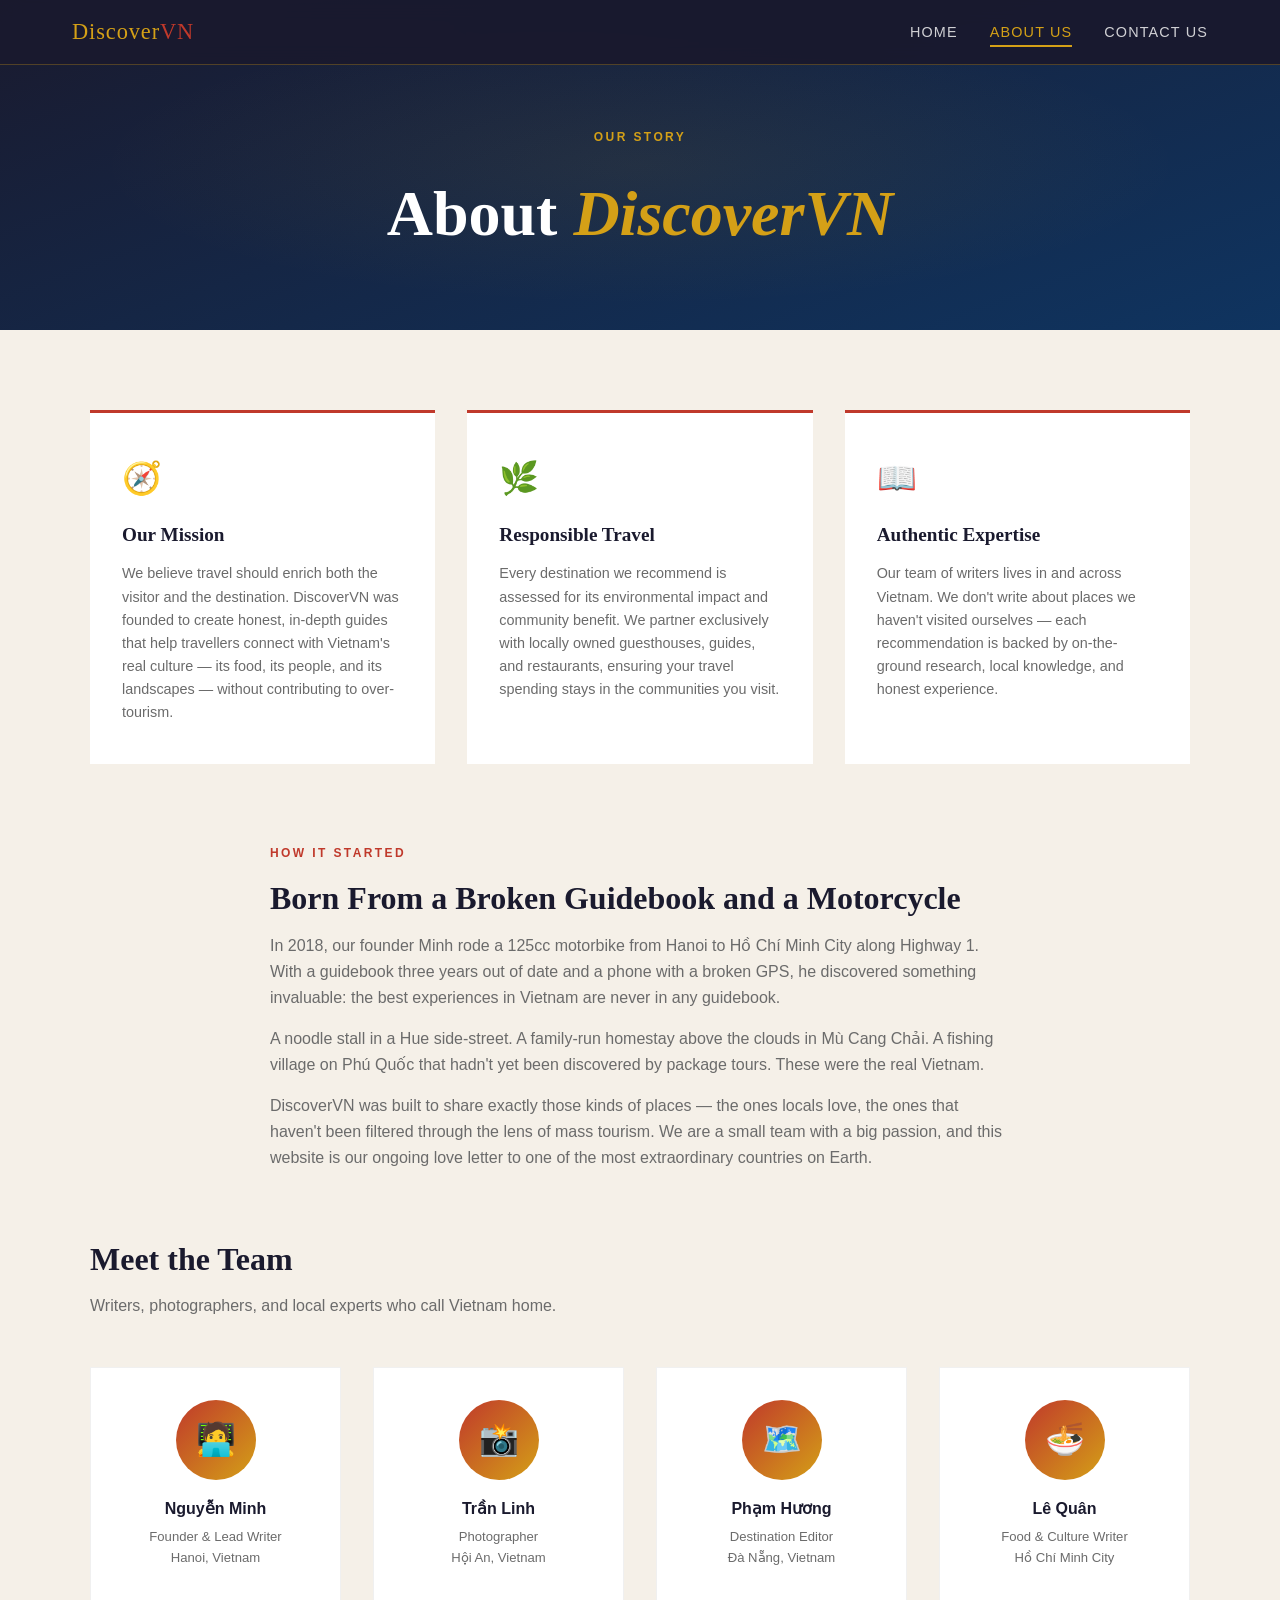
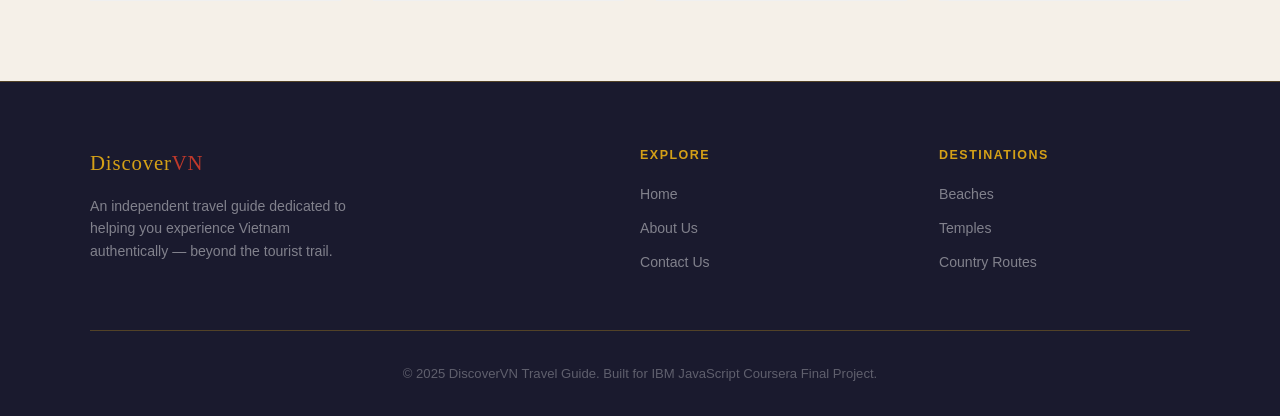
<file: about.html>
<!DOCTYPE html>
<html lang="en">
<head>
  <meta charset="UTF-8" />
  <meta name="viewport" content="width=device-width, initial-scale=1.0" />
  <title>About Us — Discover Vietnam</title>
  <link rel="stylesheet" href="css/style.css" />
</head>
<body>

  <!-- ── NAVIGATION ───────────────────────────── -->
  <nav>
    <div class="nav-inner">
      <a href="index.html" class="nav-logo">Discover<span>VN</span></a>
      <ul class="nav-links">
        <li><a href="index.html">Home</a></li>
        <li><a href="about.html">About Us</a></li>
        <li><a href="contact.html">Contact Us</a></li>
      </ul>
      <button class="hamburger" aria-label="Toggle menu" aria-expanded="false">
        <span></span><span></span><span></span>
      </button>
    </div>
  </nav>

  <!-- ── PAGE HEADER ───────────────────────────── -->
  <header class="page-header">
    <p class="section-label">Our Story</p>
    <h1>About <em style="font-style:italic; color:var(--gold)">DiscoverVN</em></h1>
  </header>

  <!-- ── ABOUT CONTENT ─────────────────────────── -->
  <section class="about-section">
    <div class="about-inner">

      <!-- Mission / Values cards -->
      <div class="about-grid">
        <div class="about-card">
          <div class="icon">🧭</div>
          <h3>Our Mission</h3>
          <p>
            We believe travel should enrich both the visitor and the destination.
            DiscoverVN was founded to create honest, in-depth guides that help
            travellers connect with Vietnam's real culture — its food, its people,
            and its landscapes — without contributing to over-tourism.
          </p>
        </div>
        <div class="about-card">
          <div class="icon">🌿</div>
          <h3>Responsible Travel</h3>
          <p>
            Every destination we recommend is assessed for its environmental impact
            and community benefit. We partner exclusively with locally owned
            guesthouses, guides, and restaurants, ensuring your travel spending
            stays in the communities you visit.
          </p>
        </div>
        <div class="about-card">
          <div class="icon">📖</div>
          <h3>Authentic Expertise</h3>
          <p>
            Our team of writers lives in and across Vietnam. We don't write about
            places we haven't visited ourselves — each recommendation is backed by
            on-the-ground research, local knowledge, and honest experience.
          </p>
        </div>
      </div>

      <!-- Story paragraph -->
      <div style="max-width: 740px; margin: 0 auto 4rem;">
        <p class="section-label">How It Started</p>
        <h2 style="font-family: var(--font-display); font-size: 2rem; color: var(--deep); margin-bottom: 1rem; line-height:1.2;">
          Born From a Broken Guidebook and a Motorcycle
        </h2>
        <p style="color: var(--muted); margin-bottom: 1rem;">
          In 2018, our founder Minh rode a 125cc motorbike from Hanoi to
          Hồ Chí Minh City along Highway 1. With a guidebook three years out
          of date and a phone with a broken GPS, he discovered something
          invaluable: the best experiences in Vietnam are never in any guidebook.
        </p>
        <p style="color: var(--muted); margin-bottom: 1rem;">
          A noodle stall in a Hue side-street. A family-run homestay above the
          clouds in Mù Cang Chải. A fishing village on Phú Quốc that hadn't yet
          been discovered by package tours. These were the real Vietnam.
        </p>
        <p style="color: var(--muted);">
          DiscoverVN was built to share exactly those kinds of places — the
          ones locals love, the ones that haven't been filtered through the lens
          of mass tourism. We are a small team with a big passion, and this
          website is our ongoing love letter to one of the most extraordinary
          countries on Earth.
        </p>
      </div>

      <!-- Team section -->
      <div class="team-section">
        <h2>Meet the Team</h2>
        <p>Writers, photographers, and local experts who call Vietnam home.</p>
        <div class="team-grid">
          <div class="team-card">
            <div class="team-avatar">🧑‍💻</div>
            <h4>Nguyễn Minh</h4>
            <p>Founder &amp; Lead Writer<br />Hanoi, Vietnam</p>
          </div>
          <div class="team-card">
            <div class="team-avatar">📸</div>
            <h4>Trần Linh</h4>
            <p>Photographer<br />Hội An, Vietnam</p>
          </div>
          <div class="team-card">
            <div class="team-avatar">🗺️</div>
            <h4>Phạm Hương</h4>
            <p>Destination Editor<br />Đà Nẵng, Vietnam</p>
          </div>
          <div class="team-card">
            <div class="team-avatar">🍜</div>
            <h4>Lê Quân</h4>
            <p>Food &amp; Culture Writer<br />Hồ Chí Minh City</p>
          </div>
        </div>
      </div>

    </div>
  </section>

  <!-- ── FOOTER ────────────────────────────────── -->
  <footer>
    <div class="footer-inner">
      <div class="footer-top">
        <div class="footer-brand">
          <a href="index.html" class="nav-logo">Discover<span>VN</span></a>
          <p>An independent travel guide dedicated to helping you experience
          Vietnam authentically — beyond the tourist trail.</p>
        </div>
        <div class="footer-col">
          <h4>Explore</h4>
          <ul>
            <li><a href="index.html">Home</a></li>
            <li><a href="about.html">About Us</a></li>
            <li><a href="contact.html">Contact Us</a></li>
          </ul>
        </div>
        <div class="footer-col">
          <h4>Destinations</h4>
          <ul>
            <li><a href="index.html#recommendations">Beaches</a></li>
            <li><a href="index.html#recommendations">Temples</a></li>
            <li><a href="index.html#recommendations">Country Routes</a></li>
          </ul>
        </div>
      </div>
      <div class="footer-bottom">
        <p>&copy; 2025 DiscoverVN Travel Guide. Built for IBM JavaScript Coursera Final Project.</p>
      </div>
    </div>
  </footer>

  <script src="js/main.js"></script>
</body>
</html>
</file>
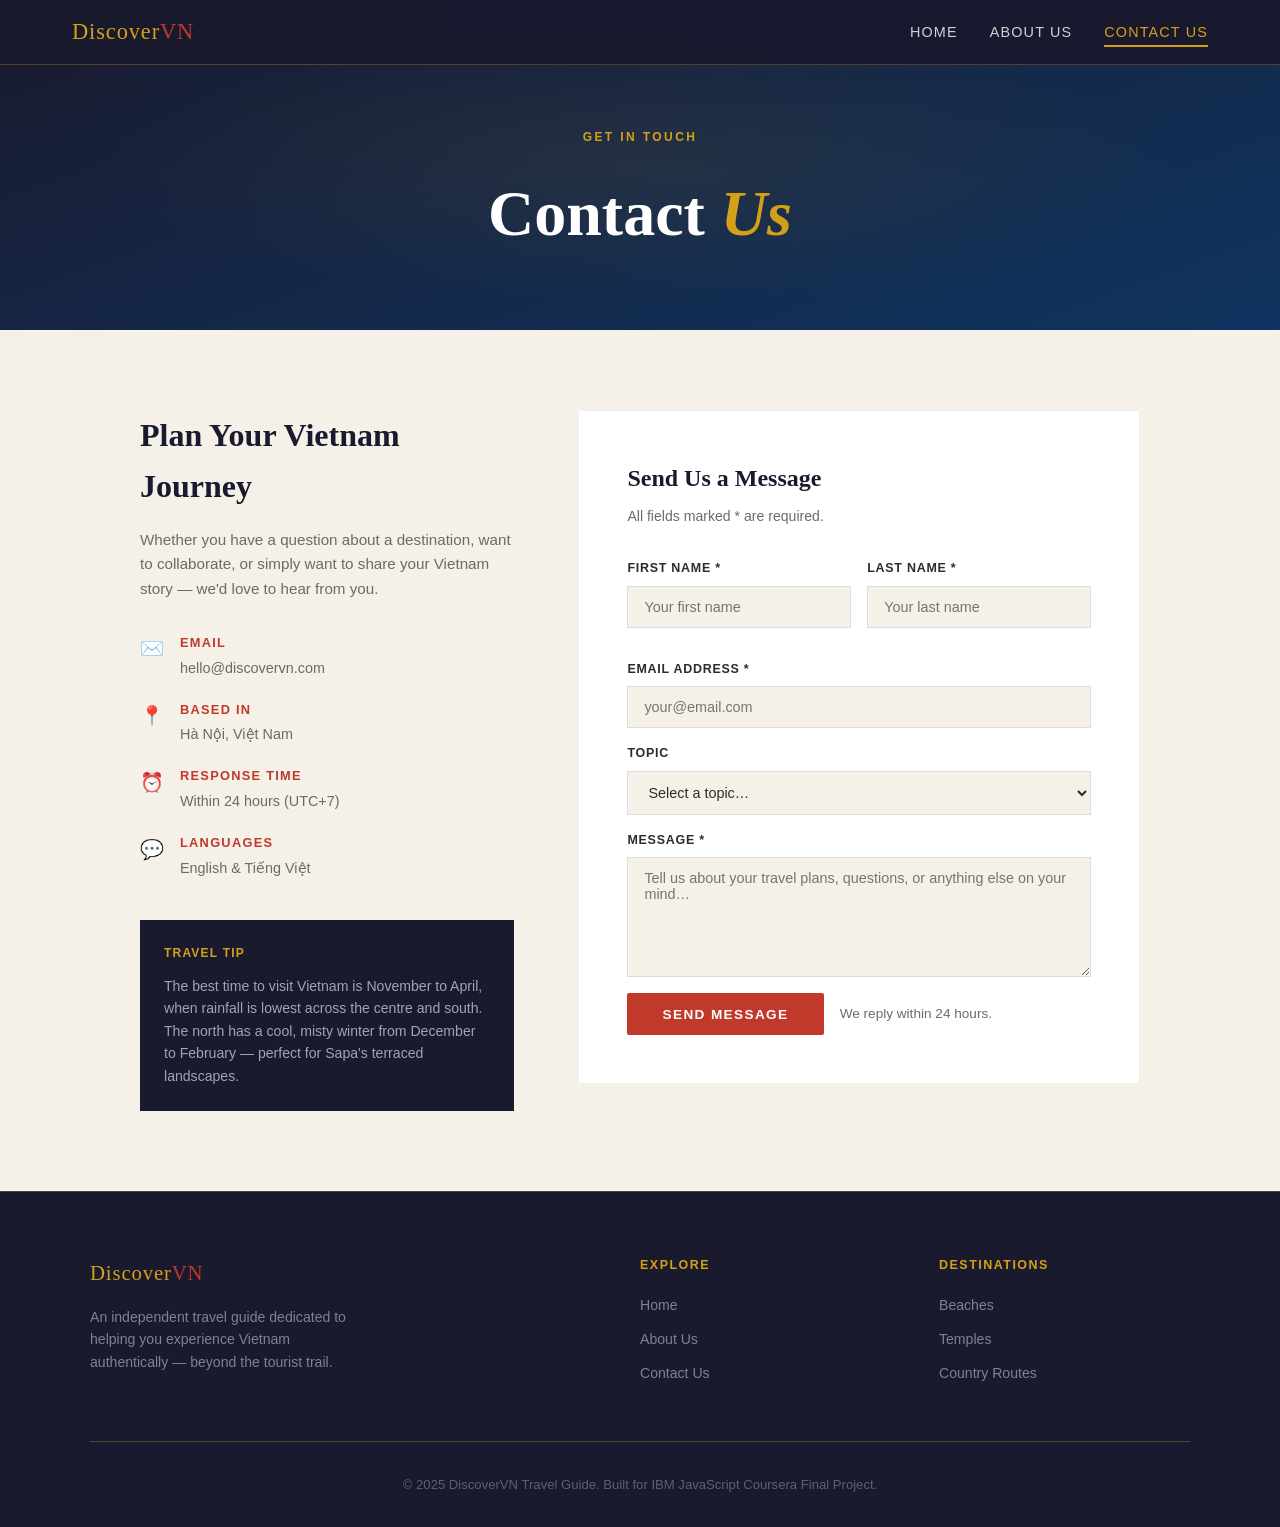
<file: contact.html>
<!DOCTYPE html>
<html lang="en">
<head>
  <meta charset="UTF-8" />
  <meta name="viewport" content="width=device-width, initial-scale=1.0" />
  <title>Contact Us — Discover Vietnam</title>
  <link rel="stylesheet" href="css/style.css" />
</head>
<body>

  <!-- ── NAVIGATION ───────────────────────────── -->
  <nav>
    <div class="nav-inner">
      <a href="index.html" class="nav-logo">Discover<span>VN</span></a>
      <ul class="nav-links">
        <li><a href="index.html">Home</a></li>
        <li><a href="about.html">About Us</a></li>
        <li><a href="contact.html">Contact Us</a></li>
      </ul>
      <button class="hamburger" aria-label="Toggle menu" aria-expanded="false">
        <span></span><span></span><span></span>
      </button>
    </div>
  </nav>

  <!-- ── PAGE HEADER ───────────────────────────── -->
  <header class="page-header">
    <p class="section-label">Get in Touch</p>
    <h1>Contact <em style="font-style:italic; color:var(--gold)">Us</em></h1>
  </header>

  <!-- ── CONTACT SECTION ───────────────────────── -->
  <section class="contact-section">
    <div class="contact-inner">

      <!-- Contact Info -->
      <div class="contact-info">
        <h2>Plan Your Vietnam Journey</h2>
        <p>
          Whether you have a question about a destination, want to
          collaborate, or simply want to share your Vietnam story —
          we'd love to hear from you.
        </p>

        <div class="contact-item">
          <span class="ci-icon">✉️</span>
          <div>
            <h4>Email</h4>
            <p>hello@discovervn.com</p>
          </div>
        </div>

        <div class="contact-item">
          <span class="ci-icon">📍</span>
          <div>
            <h4>Based In</h4>
            <p>Hà Nội, Việt Nam</p>
          </div>
        </div>

        <div class="contact-item">
          <span class="ci-icon">⏰</span>
          <div>
            <h4>Response Time</h4>
            <p>Within 24 hours (UTC+7)</p>
          </div>
        </div>

        <div class="contact-item">
          <span class="ci-icon">💬</span>
          <div>
            <h4>Languages</h4>
            <p>English &amp; Tiếng Việt</p>
          </div>
        </div>

        <div style="margin-top:2.5rem; padding:1.5rem; background:var(--deep); color:rgba(255,255,255,0.6); font-size:0.88rem;">
          <p style="color:var(--gold); font-weight:600; text-transform:uppercase; font-size:0.75rem; letter-spacing:0.1em; margin-bottom:0.75rem;">
            Travel Tip
          </p>
          The best time to visit Vietnam is November to April, when rainfall is
          lowest across the centre and south. The north has a cool, misty winter
          from December to February — perfect for Sapa's terraced landscapes.
        </div>
      </div>

      <!-- Email Form -->
      <div class="email-form">
        <h3>Send Us a Message</h3>
        <p class="form-sub">All fields marked * are required.</p>

        <form id="contactForm" novalidate>

          <div class="form-row">
            <div class="form-group">
              <label for="firstName">First Name *</label>
              <input
                type="text"
                id="firstName"
                name="firstName"
                placeholder="Your first name"
                required
              />
            </div>
            <div class="form-group">
              <label for="lastName">Last Name *</label>
              <input
                type="text"
                id="lastName"
                name="lastName"
                placeholder="Your last name"
                required
              />
            </div>
          </div>

          <div class="form-group">
            <label for="email">Email Address *</label>
            <input
              type="email"
              id="email"
              name="email"
              placeholder="your@email.com"
              required
            />
          </div>

          <div class="form-group">
            <label for="subject">Topic</label>
            <select id="subject" name="subject">
              <option value="">Select a topic…</option>
              <option value="trip-planning">Trip Planning Help</option>
              <option value="beach">Beach Destinations</option>
              <option value="temples">Temples &amp; History</option>
              <option value="routes">Country Routes</option>
              <option value="collaborate">Collaboration / Press</option>
              <option value="other">Other</option>
            </select>
          </div>

          <div class="form-group">
            <label for="message">Message *</label>
            <textarea
              id="message"
              name="message"
              placeholder="Tell us about your travel plans, questions, or anything else on your mind…"
              required
            ></textarea>
          </div>

          <div class="form-submit">
            <button type="submit" class="btn btn-primary">Send Message</button>
            <span class="form-msg">We reply within 24 hours.</span>
          </div>

        </form>
      </div>

    </div>
  </section>

  <!-- ── FOOTER ────────────────────────────────── -->
  <footer>
    <div class="footer-inner">
      <div class="footer-top">
        <div class="footer-brand">
          <a href="index.html" class="nav-logo">Discover<span>VN</span></a>
          <p>An independent travel guide dedicated to helping you experience
          Vietnam authentically — beyond the tourist trail.</p>
        </div>
        <div class="footer-col">
          <h4>Explore</h4>
          <ul>
            <li><a href="index.html">Home</a></li>
            <li><a href="about.html">About Us</a></li>
            <li><a href="contact.html">Contact Us</a></li>
          </ul>
        </div>
        <div class="footer-col">
          <h4>Destinations</h4>
          <ul>
            <li><a href="index.html#recommendations">Beaches</a></li>
            <li><a href="index.html#recommendations">Temples</a></li>
            <li><a href="index.html#recommendations">Country Routes</a></li>
          </ul>
        </div>
      </div>
      <div class="footer-bottom">
        <p>&copy; 2025 DiscoverVN Travel Guide. Built for IBM JavaScript Coursera Final Project.</p>
      </div>
    </div>
  </footer>

  <script src="js/main.js"></script>
</body>
</html>
</file>
<file: css/style.css>
/* ===========================
   Vietnam Travel - Style.css
   =========================== */

:root {
  --red: #C0392B;
  --gold: #D4A017;
  --deep: #1A1A2E;
  --dark: #16213E;
  --mid: #0F3460;
  --light: #F5F0E8;
  --white: #FFFFFF;
  --text: #2C2C2C;
  --muted: #6B6B6B;
  --border: rgba(212, 160, 23, 0.3);

  --font-display: 'Playfair Display', Georgia, serif;
  --font-body: 'Inter', 'Helvetica Neue', Arial, sans-serif;
}

* {
  margin: 0;
  padding: 0;
  box-sizing: border-box;
}

html {
  scroll-behavior: smooth;
}

body {
  font-family: var(--font-body);
  color: var(--text);
  background: var(--light);
  line-height: 1.6;
}

/* ── Google Fonts ── */
@import url('https://fonts.googleapis.com/css2?family=Playfair+Display:ital,wght@0,400;0,700;1,400&family=Inter:wght@300;400;500;600&display=swap');

/* ── NAVBAR ── */
nav {
  position: fixed;
  top: 0;
  width: 100%;
  z-index: 1000;
  background: rgba(26, 26, 46, 0.96);
  backdrop-filter: blur(10px);
  border-bottom: 1px solid var(--border);
}

.nav-inner {
  max-width: 1200px;
  margin: 0 auto;
  padding: 0 2rem;
  height: 64px;
  display: flex;
  align-items: center;
  justify-content: space-between;
}

.nav-logo {
  font-family: var(--font-display);
  font-size: 1.4rem;
  color: var(--gold);
  text-decoration: none;
  letter-spacing: 0.04em;
}

.nav-logo span {
  color: var(--red);
}

.nav-links {
  display: flex;
  gap: 2rem;
  list-style: none;
}

.nav-links a {
  color: rgba(255,255,255,0.8);
  text-decoration: none;
  font-size: 0.9rem;
  font-weight: 500;
  letter-spacing: 0.08em;
  text-transform: uppercase;
  transition: color 0.2s;
  padding: 0.3rem 0;
  border-bottom: 2px solid transparent;
}

.nav-links a:hover,
.nav-links a.active {
  color: var(--gold);
  border-bottom-color: var(--gold);
}

/* Hamburger */
.hamburger {
  display: none;
  flex-direction: column;
  gap: 5px;
  cursor: pointer;
  background: none;
  border: none;
  padding: 4px;
}

.hamburger span {
  display: block;
  width: 24px;
  height: 2px;
  background: var(--white);
  transition: all 0.3s;
}

/* ── HERO (Home) ── */
.hero {
  min-height: 100vh;
  background: linear-gradient(160deg, var(--deep) 0%, var(--mid) 60%, #1a4a7a 100%);
  display: flex;
  align-items: center;
  justify-content: center;
  text-align: center;
  padding: 6rem 2rem 4rem;
  position: relative;
  overflow: hidden;
}

.hero::before {
  content: '';
  position: absolute;
  inset: 0;
  background:
    radial-gradient(ellipse at 20% 50%, rgba(192,57,43,0.15) 0%, transparent 50%),
    radial-gradient(ellipse at 80% 20%, rgba(212,160,23,0.1) 0%, transparent 40%);
}

.hero-content {
  position: relative;
  max-width: 780px;
}

.hero-eyebrow {
  font-size: 0.8rem;
  letter-spacing: 0.2em;
  text-transform: uppercase;
  color: var(--gold);
  margin-bottom: 1.5rem;
  display: flex;
  align-items: center;
  justify-content: center;
  gap: 1rem;
}

.hero-eyebrow::before,
.hero-eyebrow::after {
  content: '';
  display: block;
  width: 40px;
  height: 1px;
  background: var(--gold);
  opacity: 0.6;
}

.hero h1 {
  font-family: var(--font-display);
  font-size: clamp(2.8rem, 7vw, 5.5rem);
  color: var(--white);
  line-height: 1.1;
  margin-bottom: 1.5rem;
}

.hero h1 em {
  color: var(--gold);
  font-style: italic;
}

.hero-sub {
  font-size: 1.1rem;
  color: rgba(255,255,255,0.7);
  max-width: 520px;
  margin: 0 auto 2.5rem;
  font-weight: 300;
}

.btn {
  display: inline-block;
  padding: 0.85rem 2.2rem;
  border-radius: 2px;
  font-size: 0.85rem;
  font-weight: 600;
  letter-spacing: 0.1em;
  text-transform: uppercase;
  text-decoration: none;
  transition: all 0.25s;
  cursor: pointer;
  border: none;
}

.btn-primary {
  background: var(--red);
  color: var(--white);
}

.btn-primary:hover {
  background: #a93226;
  transform: translateY(-1px);
}

.btn-outline {
  background: transparent;
  color: var(--white);
  border: 1px solid rgba(255,255,255,0.4);
  margin-left: 1rem;
}

.btn-outline:hover {
  border-color: var(--gold);
  color: var(--gold);
}

.hero-scroll {
  position: absolute;
  bottom: 2rem;
  left: 50%;
  transform: translateX(-50%);
  color: rgba(255,255,255,0.4);
  font-size: 0.75rem;
  letter-spacing: 0.15em;
  text-transform: uppercase;
  display: flex;
  flex-direction: column;
  align-items: center;
  gap: 0.5rem;
}

.scroll-line {
  width: 1px;
  height: 40px;
  background: linear-gradient(to bottom, rgba(255,255,255,0.4), transparent);
  animation: scrollPulse 2s ease-in-out infinite;
}

@keyframes scrollPulse {
  0%, 100% { opacity: 0.4; transform: scaleY(1); }
  50% { opacity: 1; transform: scaleY(1.15); }
}

/* ── INTRO SECTION ── */
.intro-section {
  padding: 6rem 2rem;
  background: var(--light);
}

.intro-inner {
  max-width: 1100px;
  margin: 0 auto;
  display: grid;
  grid-template-columns: 1fr 1fr;
  gap: 5rem;
  align-items: center;
}

.section-label {
  font-size: 0.75rem;
  letter-spacing: 0.2em;
  text-transform: uppercase;
  color: var(--red);
  font-weight: 600;
  margin-bottom: 1rem;
}

.intro-inner h2 {
  font-family: var(--font-display);
  font-size: clamp(1.8rem, 3vw, 2.6rem);
  color: var(--deep);
  line-height: 1.2;
  margin-bottom: 1.5rem;
}

.intro-inner p {
  color: var(--muted);
  margin-bottom: 1rem;
  font-size: 0.97rem;
}

.intro-stats {
  display: grid;
  grid-template-columns: 1fr 1fr;
  gap: 1.5rem;
  margin-top: 2rem;
}

.stat {
  padding: 1.5rem;
  border: 1px solid var(--border);
  background: var(--white);
}

.stat-number {
  font-family: var(--font-display);
  font-size: 2.2rem;
  color: var(--red);
  font-weight: 700;
  line-height: 1;
}

.stat-label {
  font-size: 0.8rem;
  color: var(--muted);
  margin-top: 0.3rem;
  text-transform: uppercase;
  letter-spacing: 0.05em;
}

/* ── RECOMMENDATIONS ── */
.recs-section {
  padding: 6rem 2rem;
  background: var(--deep);
}

.recs-header {
  text-align: center;
  max-width: 600px;
  margin: 0 auto 4rem;
}

.recs-header h2 {
  font-family: var(--font-display);
  font-size: clamp(2rem, 4vw, 3rem);
  color: var(--white);
  margin-bottom: 1rem;
}

.recs-header p {
  color: rgba(255,255,255,0.55);
}

.rec-card {
  max-width: 1100px;
  margin: 0 auto 4rem;
  background: var(--dark);
  border: 1px solid var(--border);
  overflow: hidden;
  display: grid;
  grid-template-columns: 1fr 1fr;
}

.rec-card:nth-child(even) {
  direction: rtl;
}

.rec-card:nth-child(even) > * {
  direction: ltr;
}

.rec-images {
  display: grid;
  grid-template-rows: 1fr 1fr;
  height: 440px;
}

.rec-images img {
  width: 100%;
  height: 100%;
  object-fit: cover;
  display: block;
  filter: brightness(0.92);
  transition: filter 0.3s;
}

.rec-images img:hover {
  filter: brightness(1);
}

.rec-content {
  padding: 3rem;
  display: flex;
  flex-direction: column;
  justify-content: center;
}

.rec-tag {
  font-size: 0.72rem;
  letter-spacing: 0.2em;
  text-transform: uppercase;
  color: var(--gold);
  font-weight: 600;
  margin-bottom: 1rem;
  display: flex;
  align-items: center;
  gap: 0.75rem;
}

.rec-tag::after {
  content: '';
  flex: 1;
  height: 1px;
  background: var(--border);
}

.rec-content h3 {
  font-family: var(--font-display);
  font-size: 1.9rem;
  color: var(--white);
  line-height: 1.2;
  margin-bottom: 1rem;
}

.rec-content p {
  color: rgba(255,255,255,0.6);
  font-size: 0.95rem;
  margin-bottom: 1.5rem;
}

.rec-details {
  display: flex;
  gap: 1.5rem;
  flex-wrap: wrap;
  margin-bottom: 1.5rem;
}

.rec-detail {
  font-size: 0.82rem;
  color: rgba(255,255,255,0.45);
}

.rec-detail strong {
  color: var(--gold);
  display: block;
  font-size: 0.75rem;
  text-transform: uppercase;
  letter-spacing: 0.08em;
  margin-bottom: 0.2rem;
}

/* ── PAGE HEADER (inner pages) ── */
.page-header {
  padding: 8rem 2rem 4rem;
  background: linear-gradient(160deg, var(--deep), var(--mid));
  text-align: center;
  position: relative;
  overflow: hidden;
}

.page-header::before {
  content: '';
  position: absolute;
  inset: 0;
  background: radial-gradient(ellipse at center, rgba(212,160,23,0.08), transparent 60%);
}

.page-header .section-label {
  color: var(--gold);
  margin-bottom: 1rem;
}

.page-header h1 {
  font-family: var(--font-display);
  font-size: clamp(2.2rem, 5vw, 4rem);
  color: var(--white);
  position: relative;
}

/* ── ABOUT PAGE ── */
.about-section {
  padding: 5rem 2rem;
  background: var(--light);
}

.about-inner {
  max-width: 1100px;
  margin: 0 auto;
}

.about-grid {
  display: grid;
  grid-template-columns: repeat(3, 1fr);
  gap: 2rem;
  margin-bottom: 5rem;
}

.about-card {
  padding: 2.5rem 2rem;
  background: var(--white);
  border-top: 3px solid var(--red);
}

.about-card .icon {
  font-size: 2rem;
  margin-bottom: 1rem;
}

.about-card h3 {
  font-family: var(--font-display);
  font-size: 1.2rem;
  color: var(--deep);
  margin-bottom: 0.75rem;
}

.about-card p {
  font-size: 0.9rem;
  color: var(--muted);
}

.team-section {
  margin-top: 2rem;
}

.team-section h2 {
  font-family: var(--font-display);
  font-size: 2rem;
  color: var(--deep);
  margin-bottom: 0.5rem;
}

.team-section > p {
  color: var(--muted);
  margin-bottom: 3rem;
}

.team-grid {
  display: grid;
  grid-template-columns: repeat(auto-fit, minmax(220px, 1fr));
  gap: 2rem;
}

.team-card {
  text-align: center;
  padding: 2rem 1.5rem;
  background: var(--white);
  border: 1px solid rgba(0,0,0,0.06);
  transition: transform 0.2s, box-shadow 0.2s;
}

.team-card:hover {
  transform: translateY(-3px);
  box-shadow: 0 8px 24px rgba(0,0,0,0.08);
}

.team-avatar {
  width: 80px;
  height: 80px;
  border-radius: 50%;
  margin: 0 auto 1rem;
  display: flex;
  align-items: center;
  justify-content: center;
  font-size: 2rem;
  background: linear-gradient(135deg, var(--red), var(--gold));
}

.team-card h4 {
  font-weight: 600;
  color: var(--deep);
  margin-bottom: 0.25rem;
}

.team-card p {
  font-size: 0.82rem;
  color: var(--muted);
}

/* ── CONTACT PAGE ── */
.contact-section {
  padding: 5rem 2rem;
  background: var(--light);
}

.contact-inner {
  max-width: 1000px;
  margin: 0 auto;
  display: grid;
  grid-template-columns: 1fr 1.5fr;
  gap: 4rem;
  align-items: start;
}

.contact-info h2 {
  font-family: var(--font-display);
  font-size: 2rem;
  color: var(--deep);
  margin-bottom: 1rem;
}

.contact-info p {
  color: var(--muted);
  margin-bottom: 2rem;
  font-size: 0.95rem;
}

.contact-item {
  display: flex;
  gap: 1rem;
  align-items: flex-start;
  margin-bottom: 1.25rem;
}

.contact-item .ci-icon {
  font-size: 1.2rem;
  margin-top: 0.1rem;
}

.contact-item h4 {
  font-size: 0.8rem;
  text-transform: uppercase;
  letter-spacing: 0.1em;
  color: var(--red);
  margin-bottom: 0.2rem;
}

.contact-item p {
  font-size: 0.9rem;
  color: var(--muted);
  margin-bottom: 0;
}

/* Email Form */
.email-form {
  background: var(--white);
  padding: 3rem;
  border: 1px solid rgba(0,0,0,0.06);
}

.email-form h3 {
  font-family: var(--font-display);
  font-size: 1.5rem;
  color: var(--deep);
  margin-bottom: 0.5rem;
}

.email-form .form-sub {
  color: var(--muted);
  font-size: 0.88rem;
  margin-bottom: 2rem;
}

.form-row {
  display: grid;
  grid-template-columns: 1fr 1fr;
  gap: 1rem;
  margin-bottom: 1rem;
}

.form-group {
  display: flex;
  flex-direction: column;
  gap: 0.4rem;
  margin-bottom: 1rem;
}

.form-group label {
  font-size: 0.78rem;
  font-weight: 600;
  color: var(--text);
  text-transform: uppercase;
  letter-spacing: 0.06em;
}

.form-group input,
.form-group select,
.form-group textarea {
  padding: 0.75rem 1rem;
  border: 1px solid #ddd;
  background: var(--light);
  font-family: var(--font-body);
  font-size: 0.9rem;
  color: var(--text);
  transition: border-color 0.2s;
  border-radius: 0;
  outline: none;
}

.form-group input:focus,
.form-group select:focus,
.form-group textarea:focus {
  border-color: var(--red);
  background: var(--white);
}

.form-group textarea {
  resize: vertical;
  min-height: 120px;
}

.form-submit {
  display: flex;
  align-items: center;
  gap: 1rem;
  margin-top: 0.5rem;
}

.form-msg {
  font-size: 0.85rem;
  color: var(--muted);
}

/* ── FOOTER ── */
footer {
  background: var(--deep);
  padding: 4rem 2rem 2rem;
  border-top: 1px solid var(--border);
}

.footer-inner {
  max-width: 1100px;
  margin: 0 auto;
}

.footer-top {
  display: grid;
  grid-template-columns: 2fr 1fr 1fr;
  gap: 3rem;
  margin-bottom: 3rem;
}

.footer-brand .nav-logo {
  font-size: 1.3rem;
  display: block;
  margin-bottom: 1rem;
}

.footer-brand p {
  color: rgba(255,255,255,0.45);
  font-size: 0.88rem;
  max-width: 280px;
}

.footer-col h4 {
  color: var(--gold);
  font-size: 0.78rem;
  text-transform: uppercase;
  letter-spacing: 0.12em;
  margin-bottom: 1rem;
}

.footer-col ul {
  list-style: none;
}

.footer-col ul li {
  margin-bottom: 0.5rem;
}

.footer-col a {
  color: rgba(255,255,255,0.45);
  text-decoration: none;
  font-size: 0.88rem;
  transition: color 0.2s;
}

.footer-col a:hover {
  color: var(--white);
}

.footer-bottom {
  border-top: 1px solid var(--border);
  padding-top: 2rem;
  text-align: center;
  color: rgba(255,255,255,0.3);
  font-size: 0.82rem;
}

.footer-bottom a {
  color: var(--gold);
  text-decoration: none;
}

/* ── SUCCESS TOAST ── */
.toast {
  position: fixed;
  bottom: 2rem;
  right: 2rem;
  background: #27AE60;
  color: white;
  padding: 1rem 1.5rem;
  font-size: 0.9rem;
  z-index: 9999;
  transform: translateY(100px);
  opacity: 0;
  transition: all 0.4s;
  max-width: 320px;
}

.toast.show {
  transform: translateY(0);
  opacity: 1;
}

/* ── RESPONSIVE ── */
@media (max-width: 900px) {
  .intro-inner {
    grid-template-columns: 1fr;
    gap: 3rem;
  }

  .rec-card {
    grid-template-columns: 1fr;
    direction: ltr !important;
  }

  .rec-images {
    height: 280px;
    grid-template-rows: unset;
    grid-template-columns: 1fr 1fr;
  }

  .about-grid {
    grid-template-columns: 1fr;
  }

  .contact-inner {
    grid-template-columns: 1fr;
  }

  .footer-top {
    grid-template-columns: 1fr;
    gap: 2rem;
  }

  .form-row {
    grid-template-columns: 1fr;
  }
}

@media (max-width: 640px) {
  .nav-links {
    display: none;
    position: absolute;
    top: 64px;
    left: 0;
    width: 100%;
    background: var(--deep);
    flex-direction: column;
    padding: 1.5rem 2rem;
    gap: 1rem;
    border-bottom: 1px solid var(--border);
  }

  .nav-links.open {
    display: flex;
  }

  .hamburger {
    display: flex;
  }

  .hero h1 {
    font-size: 2.4rem;
  }

  .btn-outline {
    margin-left: 0;
    margin-top: 0.75rem;
    display: block;
  }

  .about-grid {
    grid-template-columns: 1fr;
  }

  .email-form {
    padding: 2rem 1.5rem;
  }
}

@media (prefers-reduced-motion: reduce) {
  * {
    animation: none !important;
    transition-duration: 0.01ms !important;
  }
}
</file>
